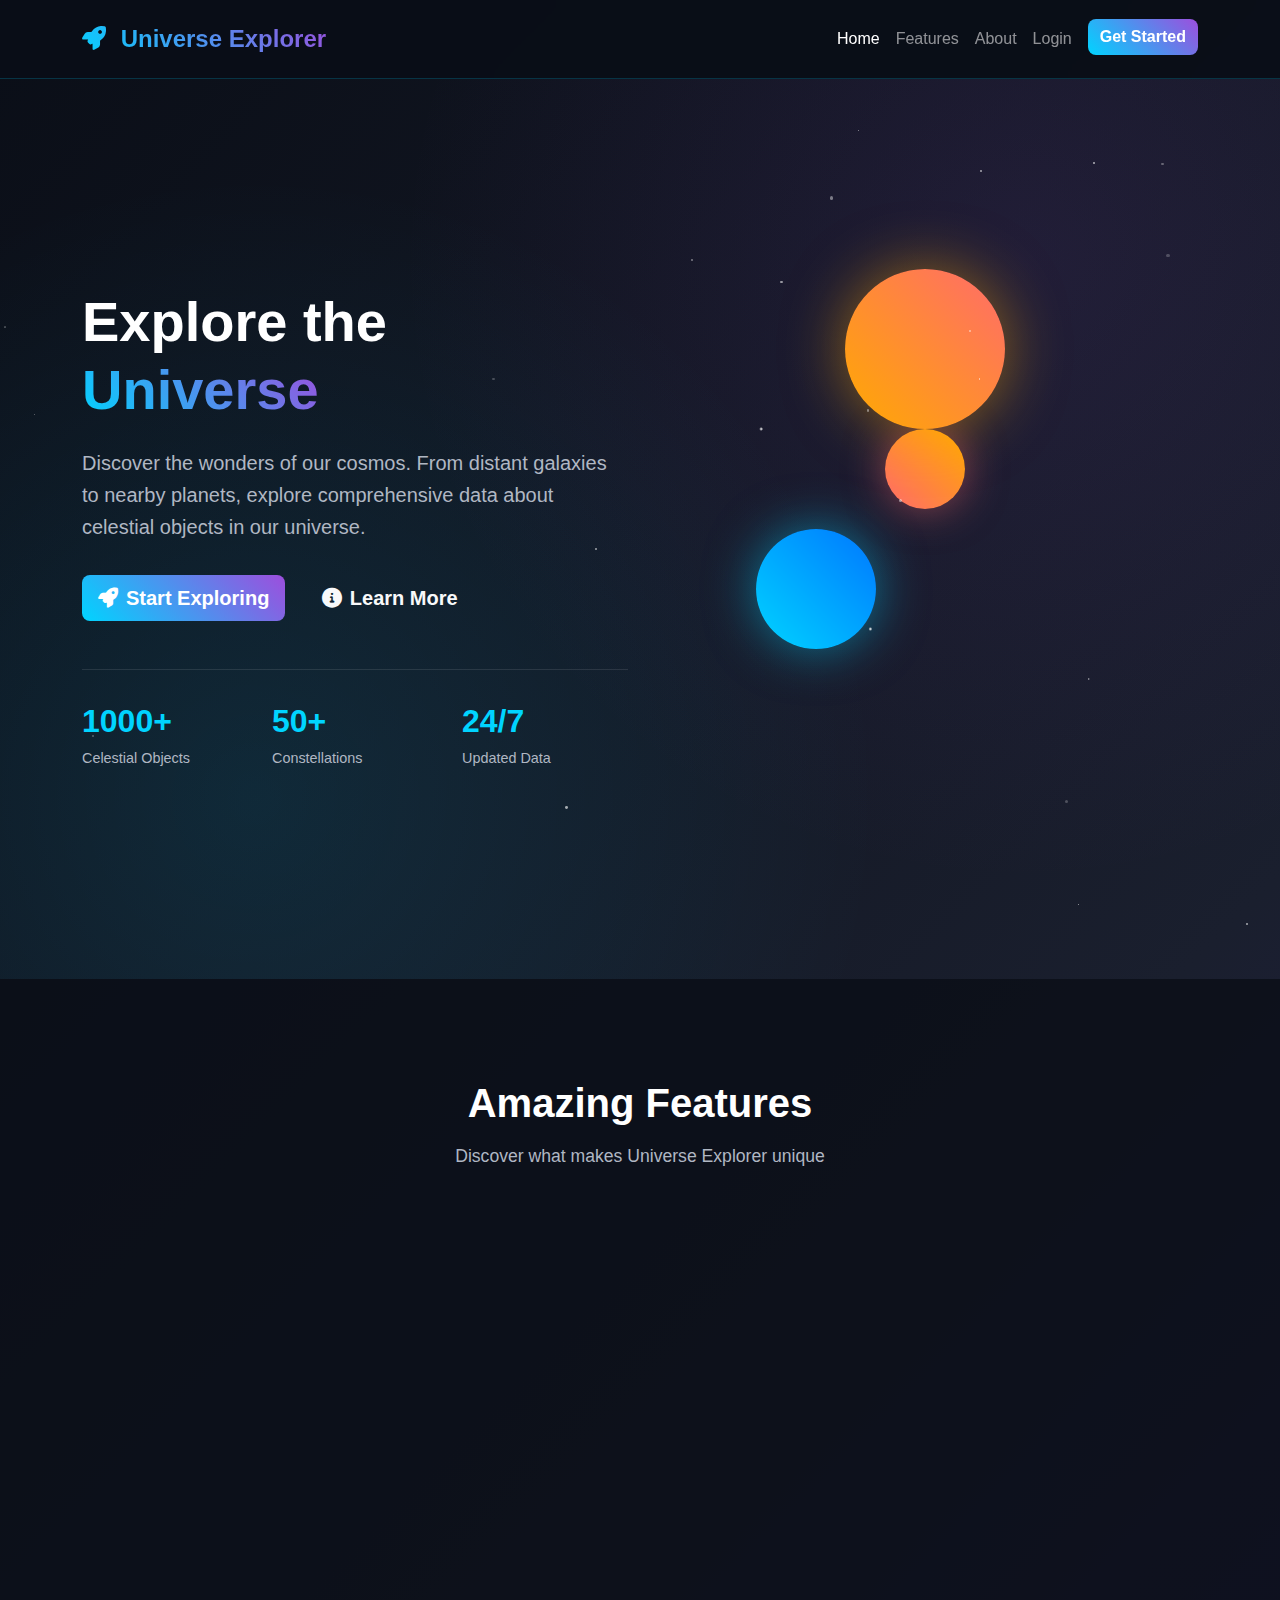
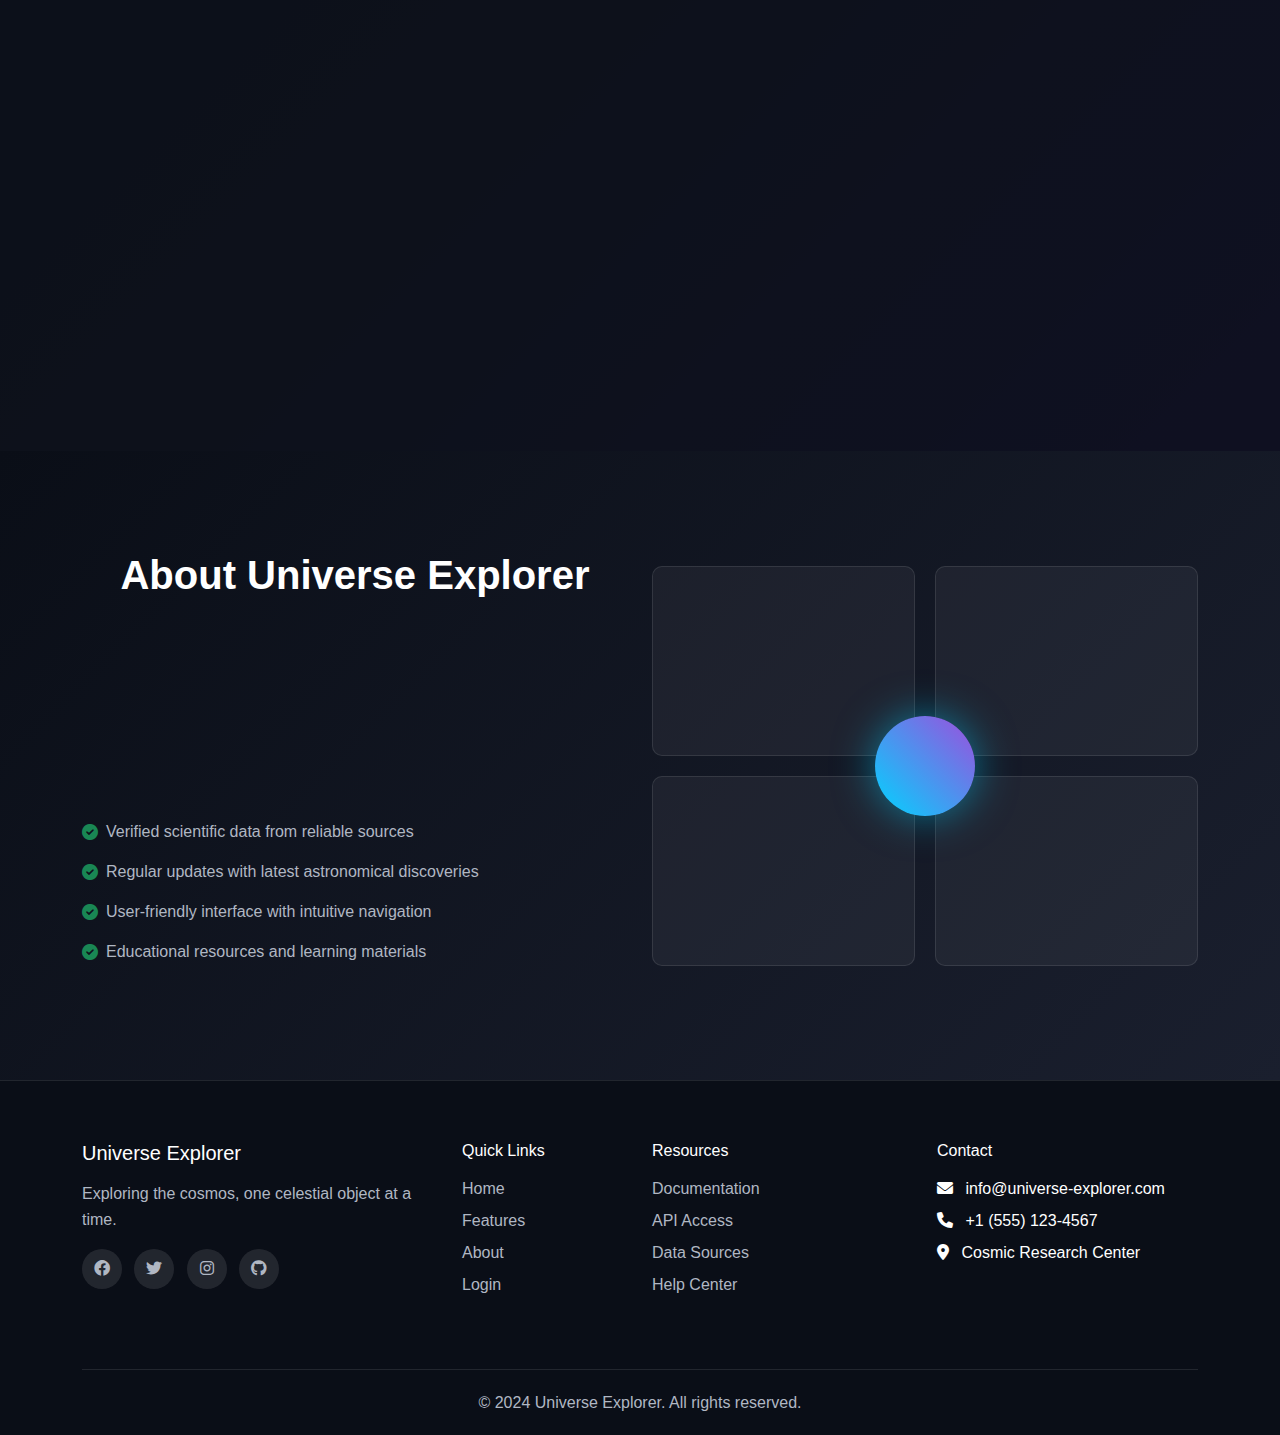
<file: test_universe/index.html>
<!DOCTYPE html>
<html lang="id">
  <head>
    <meta charset="UTF-8" />
    <meta name="viewport" content="width=device-width, initial-scale=1.0" />
    <title>Universe Explorer - Discover the Cosmos</title>
    <link
      href="https://cdn.jsdelivr.net/npm/bootstrap@5.1.3/dist/css/bootstrap.min.css"
      rel="stylesheet"
    />
    <link
      href="https://cdnjs.cloudflare.com/ajax/libs/font-awesome/6.0.0/css/all.min.css"
      rel="stylesheet"
    />
    <link
      href="https://cdnjs.cloudflare.com/ajax/libs/animate.css/4.1.1/animate.min.css"
      rel="stylesheet"
    />
    <link href="assets/css/style.css" rel="stylesheet" />
  </head>
  <body class="homepage">
    <!-- Navigation -->
    <nav class="navbar navbar-expand-lg navbar-dark cosmic-nav">
      <div class="container">
        <a class="navbar-brand" href="index.html">
          <i class="fas fa-rocket me-2"></i>
          <strong>Universe Explorer</strong>
        </a>
        <button
          class="navbar-toggler"
          type="button"
          data-bs-toggle="collapse"
          data-bs-target="#navbarNav"
        >
          <span class="navbar-toggler-icon"></span>
        </button>
        <div class="collapse navbar-collapse" id="navbarNav">
          <ul class="navbar-nav ms-auto">
            <li class="nav-item">
              <a class="nav-link active" href="index.html">Home</a>
            </li>
            <li class="nav-item">
              <a class="nav-link" href="#features">Features</a>
            </li>
            <li class="nav-item">
              <a class="nav-link" href="#about">About</a>
            </li>
            <li class="nav-item">
              <a class="nav-link" href="login.html">Login</a>
            </li>
            <li class="nav-item">
              <a class="btn btn-primary ms-2" href="register.html"
                >Get Started</a
              >
            </li>
          </ul>
        </div>
      </div>
    </nav>

    <!-- Hero Section -->
    <section class="hero-section">
      <div class="container">
        <div class="row align-items-center min-vh-100">
          <div class="col-lg-6">
            <div class="hero-content animate__animated animate__fadeInLeft">
              <h1 class="hero-title">
                Explore the
                <span class="text-gradient">Universe</span>
              </h1>
              <p class="hero-subtitle">
                Discover the wonders of our cosmos. From distant galaxies to
                nearby planets, explore comprehensive data about celestial
                objects in our universe.
              </p>
              <div class="hero-buttons">
                <a href="register.html" class="btn btn-primary btn-lg me-3">
                  <i class="fas fa-rocket me-2"></i>Start Exploring
                </a>
                <a href="#features" class="btn btn-outline-light btn-lg">
                  <i class="fas fa-info-circle me-2"></i>Learn More
                </a>
              </div>
              <div class="hero-stats mt-5">
                <div class="row">
                  <div class="col-4">
                    <div class="stat">
                      <h3>1000+</h3>
                      <p>Celestial Objects</p>
                    </div>
                  </div>
                  <div class="col-4">
                    <div class="stat">
                      <h3>50+</h3>
                      <p>Constellations</p>
                    </div>
                  </div>
                  <div class="col-4">
                    <div class="stat">
                      <h3>24/7</h3>
                      <p>Updated Data</p>
                    </div>
                  </div>
                </div>
              </div>
            </div>
          </div>
          <div class="col-lg-6">
            <div class="hero-visual animate__animated animate__fadeInRight">
              <div class="cosmic-animation">
                <div class="planet earth"></div>
                <div class="planet mars"></div>
                <div class="planet jupiter"></div>
                <div class="stars"></div>
              </div>
            </div>
          </div>
        </div>
      </div>
    </section>

    <!-- Features Section -->
    <section id="features" class="features-section">
      <div class="container">
        <div class="row">
          <div class="col-12 text-center mb-5">
            <h2 class="section-title">Amazing Features</h2>
            <p class="section-subtitle">
              Discover what makes Universe Explorer unique
            </p>
          </div>
        </div>
        <div class="row">
          <div class="col-lg-4 col-md-6 mb-4">
            <div class="feature-card">
              <div class="feature-icon">
                <i class="fas fa-database"></i>
              </div>
              <h4>Comprehensive Database</h4>
              <p>
                Access detailed information about planets, stars, galaxies, and
                other celestial objects with verified scientific data.
              </p>
            </div>
          </div>
          <div class="col-lg-4 col-md-6 mb-4">
            <div class="feature-card">
              <div class="feature-icon">
                <i class="fas fa-chart-line"></i>
              </div>
              <h4>Real-time Analytics</h4>
              <p>
                Track and analyze cosmic data with interactive charts and
                real-time statistics about our universe.
              </p>
            </div>
          </div>
          <div class="col-lg-4 col-md-6 mb-4">
            <div class="feature-card">
              <div class="feature-icon">
                <i class="fas fa-users"></i>
              </div>
              <h4>Multi-user System</h4>
              <p>
                Different access levels for admins and users with customized
                permissions and capabilities.
              </p>
            </div>
          </div>
          <div class="col-lg-4 col-md-6 mb-4">
            <div class="feature-card">
              <div class="feature-icon">
                <i class="fas fa-mobile-alt"></i>
              </div>
              <h4>Responsive Design</h4>
              <p>
                Access the platform from any device - desktop, tablet, or mobile
                with optimized experience.
              </p>
            </div>
          </div>
          <div class="col-lg-4 col-md-6 mb-4">
            <div class="feature-card">
              <div class="feature-icon">
                <i class="fas fa-search"></i>
              </div>
              <h4>Advanced Search</h4>
              <p>
                Find specific celestial objects using powerful search filters
                and intelligent categorization.
              </p>
            </div>
          </div>
          <div class="col-lg-4 col-md-6 mb-4">
            <div class="feature-card">
              <div class="feature-icon">
                <i class="fas fa-shield-alt"></i>
              </div>
              <h4>Secure Platform</h4>
              <p>
                Your data is protected with modern security protocols and
                encrypted communications.
              </p>
            </div>
          </div>
        </div>
      </div>
    </section>

    <!-- About Section -->
    <section id="about" class="about-section">
      <div class="container">
        <div class="row align-items-center">
          <div class="col-lg-6">
            <h2 class="section-title">About Universe Explorer</h2>
            <p class="about-text">
              Universe Explorer is a comprehensive platform designed for
              astronomy enthusiasts, students, and researchers to explore and
              learn about our incredible universe.
            </p>
            <p class="about-text">
              Our mission is to make cosmic data accessible and understandable
              to everyone, from casual stargazers to professional astronomers.
            </p>
            <div class="about-features">
              <div class="feature-item">
                <i class="fas fa-check-circle text-success me-2"></i>
                <span>Verified scientific data from reliable sources</span>
              </div>
              <div class="feature-item">
                <i class="fas fa-check-circle text-success me-2"></i>
                <span
                  >Regular updates with latest astronomical discoveries</span
                >
              </div>
              <div class="feature-item">
                <i class="fas fa-check-circle text-success me-2"></i>
                <span>User-friendly interface with intuitive navigation</span>
              </div>
              <div class="feature-item">
                <i class="fas fa-check-circle text-success me-2"></i>
                <span>Educational resources and learning materials</span>
              </div>
            </div>
          </div>
          <div class="col-lg-6">
            <div class="about-visual">
              <div class="cosmic-grid">
                <div class="grid-item"></div>
                <div class="grid-item"></div>
                <div class="grid-item"></div>
                <div class="grid-item"></div>
                <div class="central-object">
                  <i class="fas fa-universe"></i>
                </div>
              </div>
            </div>
          </div>
        </div>
      </div>
    </section>

    <!-- Footer -->
    <footer class="cosmic-footer">
      <div class="container">
        <div class="row">
          <div class="col-lg-4 mb-4">
            <h5>Universe Explorer</h5>
            <p>Exploring the cosmos, one celestial object at a time.</p>
            <div class="social-links">
              <a href="#"><i class="fab fa-facebook"></i></a>
              <a href="#"><i class="fab fa-twitter"></i></a>
              <a href="#"><i class="fab fa-instagram"></i></a>
              <a href="#"><i class="fab fa-github"></i></a>
            </div>
          </div>
          <div class="col-lg-2 col-md-6 mb-4">
            <h6>Quick Links</h6>
            <ul class="footer-links">
              <li><a href="index.html">Home</a></li>
              <li><a href="#features">Features</a></li>
              <li><a href="#about">About</a></li>
              <li><a href="login.html">Login</a></li>
            </ul>
          </div>
          <div class="col-lg-3 col-md-6 mb-4">
            <h6>Resources</h6>
            <ul class="footer-links">
              <li><a href="#">Documentation</a></li>
              <li><a href="#">API Access</a></li>
              <li><a href="#">Data Sources</a></li>
              <li><a href="#">Help Center</a></li>
            </ul>
          </div>
          <div class="col-lg-3 col-md-6 mb-4">
            <h6>Contact</h6>
            <ul class="footer-links">
              <li>
                <i class="fas fa-envelope me-2"></i> info@universe-explorer.com
              </li>
              <li><i class="fas fa-phone me-2"></i> +1 (555) 123-4567</li>
              <li>
                <i class="fas fa-map-marker-alt me-2"></i> Cosmic Research
                Center
              </li>
            </ul>
          </div>
        </div>
        <div class="footer-bottom">
          <div class="row">
            <div class="col-12">
              <p class="text-center mb-0">
                &copy; 2024 Universe Explorer. All rights reserved.
              </p>
            </div>
          </div>
        </div>
      </div>
    </footer>

    <script src="https://cdn.jsdelivr.net/npm/bootstrap@5.1.3/dist/js/bootstrap.bundle.min.js"></script>
    <script src="assets/js/home.js"></script>
  </body>
</html>
</file>
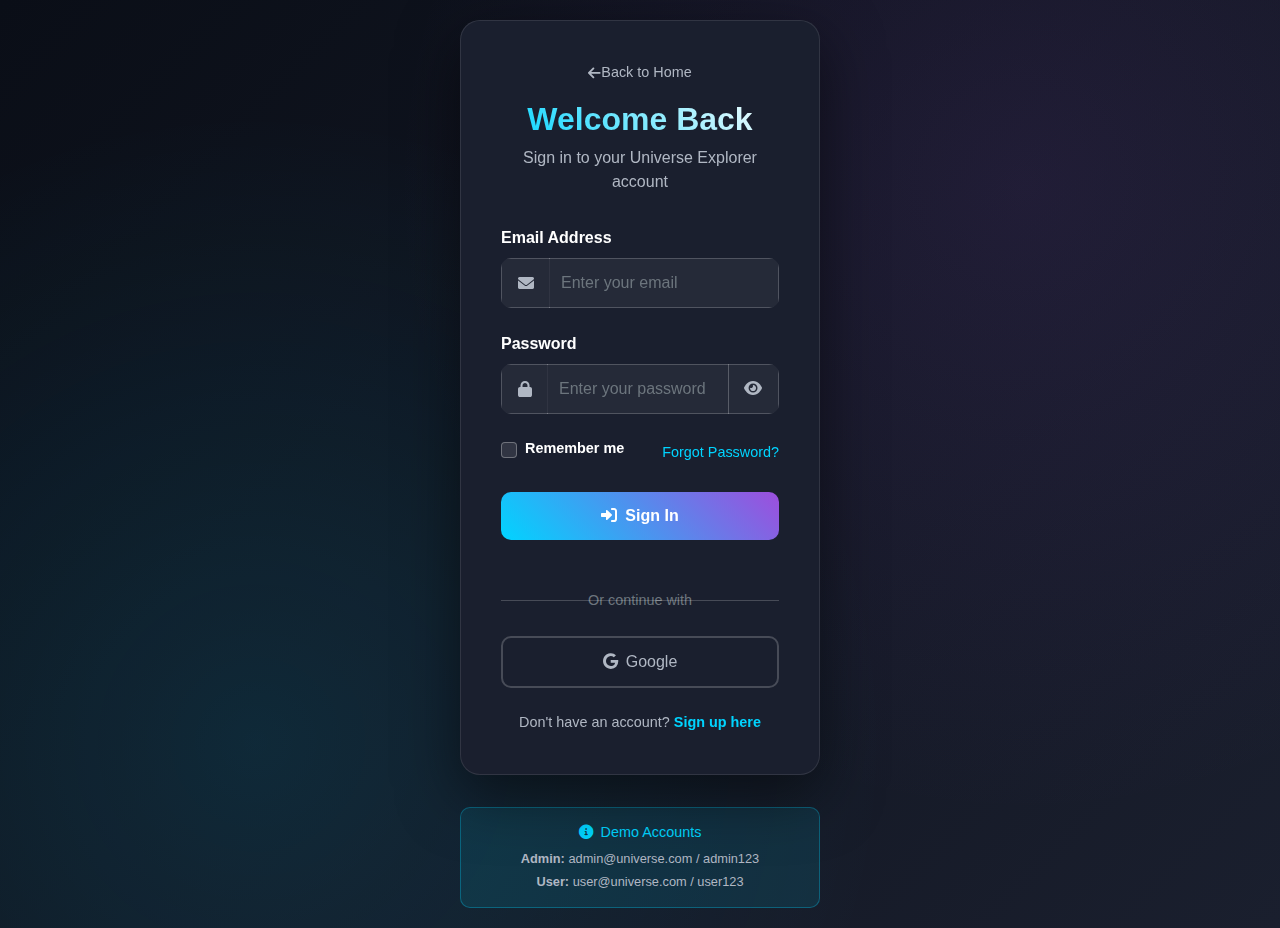
<file: test_universe/login.html>
<!DOCTYPE html>
<html lang="id">
  <head>
    <meta charset="UTF-8" />
    <meta name="viewport" content="width=device-width, initial-scale=1.0" />
    <title>Login - Universe Explorer</title>
    <link
      href="https://cdn.jsdelivr.net/npm/bootstrap@5.1.3/dist/css/bootstrap.min.css"
      rel="stylesheet"
    />
    <link
      href="https://cdnjs.cloudflare.com/ajax/libs/font-awesome/6.0.0/css/all.min.css"
      rel="stylesheet"
    />
    <link href="assets/css/auth.css" rel="stylesheet" />
  </head>
  <body class="auth-page">
    <div class="auth-container">
      <div class="auth-card">
        <div class="auth-header">
          <a href="index.html" class="back-home">
            <i class="fas fa-arrow-left"></i> Back to Home
          </a>
          <h2>Welcome Back</h2>
          <p>Sign in to your Universe Explorer account</p>
        </div>

        <form id="loginForm" class="auth-form">
          <div class="form-group">
            <label for="email">Email Address</label>
            <div class="input-group">
              <span class="input-group-text"
                ><i class="fas fa-envelope"></i
              ></span>
              <input
                type="email"
                class="form-control"
                id="email"
                name="email"
                required
                placeholder="Enter your email"
              />
            </div>
          </div>

          <div class="form-group">
            <label for="password">Password</label>
            <div class="input-group">
              <span class="input-group-text"><i class="fas fa-lock"></i></span>
              <input
                type="password"
                class="form-control"
                id="password"
                name="password"
                required
                placeholder="Enter your password"
              />
              <button
                type="button"
                class="btn btn-outline-secondary toggle-password"
                data-target="password"
              >
                <i class="fas fa-eye"></i>
              </button>
            </div>
          </div>

          <div class="form-options">
            <div class="form-check">
              <input class="form-check-input" type="checkbox" id="rememberMe" />
              <label class="form-check-label" for="rememberMe"
                >Remember me</label
              >
            </div>
            <a href="forgot-password.html" class="forgot-password"
              >Forgot Password?</a
            >
          </div>

          <button type="submit" class="btn btn-primary w-100 auth-btn">
            <i class="fas fa-sign-in-alt me-2"></i>Sign In
          </button>

          <div class="auth-divider">
            <span>Or continue with</span>
          </div>

          <div class="social-auth">
            <button
              type="button"
              class="btn btn-outline-secondary w-100 social-btn"
            >
              <i class="fab fa-google me-2"></i>Google
            </button>
          </div>

          <div class="auth-footer">
            <p>
              Don't have an account? <a href="register.html">Sign up here</a>
            </p>
          </div>
        </form>
      </div>

      <!-- Demo Accounts Info -->
      <div class="demo-accounts">
        <div class="demo-card">
          <h6><i class="fas fa-info-circle me-2"></i>Demo Accounts</h6>
          <div class="demo-account">
            <strong>Admin:</strong> admin@universe.com / admin123
          </div>
          <div class="demo-account">
            <strong>User:</strong> user@universe.com / user123
          </div>
        </div>
      </div>
    </div>

    <script src="https://cdn.jsdelivr.net/npm/bootstrap@5.1.3/dist/js/bootstrap.bundle.min.js"></script>
    <script src="assets/js/auth.js"></script>
  </body>
</html>
</file>
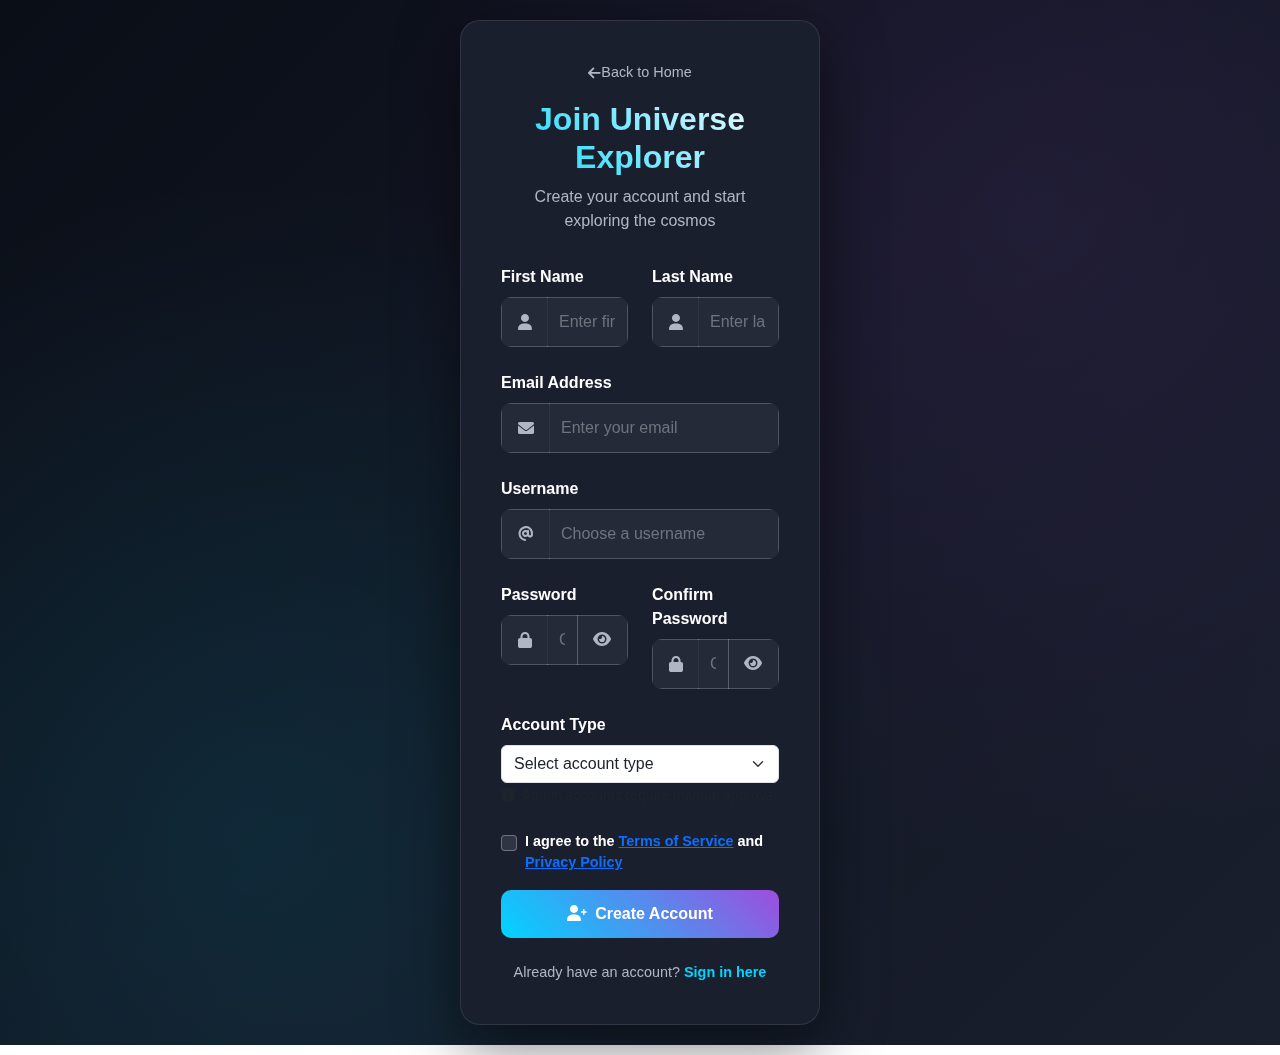
<file: test_universe/register.html>
<!DOCTYPE html>
<html lang="id">
  <head>
    <meta charset="UTF-8" />
    <meta name="viewport" content="width=device-width, initial-scale=1.0" />
    <title>Register - Universe Explorer</title>
    <link
      href="https://cdn.jsdelivr.net/npm/bootstrap@5.1.3/dist/css/bootstrap.min.css"
      rel="stylesheet"
    />
    <link
      href="https://cdnjs.cloudflare.com/ajax/libs/font-awesome/6.0.0/css/all.min.css"
      rel="stylesheet"
    />
    <link href="assets/css/auth.css" rel="stylesheet" />
  </head>
  <body class="auth-page">
    <div class="auth-container">
      <div class="auth-card">
        <div class="auth-header">
          <a href="index.html" class="back-home">
            <i class="fas fa-arrow-left"></i> Back to Home
          </a>
          <h2>Join Universe Explorer</h2>
          <p>Create your account and start exploring the cosmos</p>
        </div>

        <form id="registerForm" class="auth-form">
          <div class="row">
            <div class="col-md-6">
              <div class="form-group">
                <label for="firstName">First Name</label>
                <div class="input-group">
                  <span class="input-group-text"
                    ><i class="fas fa-user"></i
                  ></span>
                  <input
                    type="text"
                    class="form-control"
                    id="firstName"
                    name="firstName"
                    required
                    placeholder="Enter first name"
                  />
                </div>
              </div>
            </div>
            <div class="col-md-6">
              <div class="form-group">
                <label for="lastName">Last Name</label>
                <div class="input-group">
                  <span class="input-group-text"
                    ><i class="fas fa-user"></i
                  ></span>
                  <input
                    type="text"
                    class="form-control"
                    id="lastName"
                    name="lastName"
                    required
                    placeholder="Enter last name"
                  />
                </div>
              </div>
            </div>
          </div>

          <div class="form-group">
            <label for="email">Email Address</label>
            <div class="input-group">
              <span class="input-group-text"
                ><i class="fas fa-envelope"></i
              ></span>
              <input
                type="email"
                class="form-control"
                id="email"
                name="email"
                required
                placeholder="Enter your email"
              />
            </div>
          </div>

          <div class="form-group">
            <label for="username">Username</label>
            <div class="input-group">
              <span class="input-group-text"><i class="fas fa-at"></i></span>
              <input
                type="text"
                class="form-control"
                id="username"
                name="username"
                required
                placeholder="Choose a username"
              />
            </div>
          </div>

          <div class="row">
            <div class="col-md-6">
              <div class="form-group">
                <label for="password">Password</label>
                <div class="input-group">
                  <span class="input-group-text"
                    ><i class="fas fa-lock"></i
                  ></span>
                  <input
                    type="password"
                    class="form-control"
                    id="password"
                    name="password"
                    required
                    placeholder="Create password"
                  />
                  <button
                    type="button"
                    class="btn btn-outline-secondary toggle-password"
                    data-target="password"
                  >
                    <i class="fas fa-eye"></i>
                  </button>
                </div>
              </div>
            </div>
            <div class="col-md-6">
              <div class="form-group">
                <label for="confirmPassword">Confirm Password</label>
                <div class="input-group">
                  <span class="input-group-text"
                    ><i class="fas fa-lock"></i
                  ></span>
                  <input
                    type="password"
                    class="form-control"
                    id="confirmPassword"
                    name="confirmPassword"
                    required
                    placeholder="Confirm password"
                  />
                  <button
                    type="button"
                    class="btn btn-outline-secondary toggle-password"
                    data-target="confirmPassword"
                  >
                    <i class="fas fa-eye"></i>
                  </button>
                </div>
              </div>
            </div>
          </div>

          <div class="form-group">
            <label for="userType">Account Type</label>
            <select class="form-select" id="userType" name="userType" required>
              <option value="">Select account type</option>
              <option value="user">Regular User</option>
              <option value="researcher">Researcher</option>
              <option value="student">Student</option>
            </select>
            <small class="form-text text-muted">
              <i class="fas fa-info-circle me-1"></i>
              Admin accounts require manual approval
            </small>
          </div>

          <div class="form-check mb-3">
            <input
              class="form-check-input"
              type="checkbox"
              id="terms"
              required
            />
            <label class="form-check-label" for="terms">
              I agree to the
              <a href="#" data-bs-toggle="modal" data-bs-target="#termsModal"
                >Terms of Service</a
              >
              and
              <a href="#" data-bs-toggle="modal" data-bs-target="#privacyModal"
                >Privacy Policy</a
              >
            </label>
          </div>

          <button type="submit" class="btn btn-primary w-100 auth-btn">
            <i class="fas fa-user-plus me-2"></i>Create Account
          </button>

          <div class="auth-footer">
            <p>
              Already have an account? <a href="login.html">Sign in here</a>
            </p>
          </div>
        </form>
      </div>
    </div>

    <!-- Terms Modal -->
    <div class="modal fade" id="termsModal" tabindex="-1">
      <div class="modal-dialog modal-lg">
        <div class="modal-content">
          <div class="modal-header">
            <h5 class="modal-title">Terms of Service</h5>
            <button
              type="button"
              class="btn-close"
              data-bs-dismiss="modal"
            ></button>
          </div>
          <div class="modal-body">
            <p>Terms of service content goes here...</p>
          </div>
        </div>
      </div>
    </div>

    <!-- Privacy Modal -->
    <div class="modal fade" id="privacyModal" tabindex="-1">
      <div class="modal-dialog modal-lg">
        <div class="modal-content">
          <div class="modal-header">
            <h5 class="modal-title">Privacy Policy</h5>
            <button
              type="button"
              class="btn-close"
              data-bs-dismiss="modal"
            ></button>
          </div>
          <div class="modal-body">
            <p>Privacy policy content goes here...</p>
          </div>
        </div>
      </div>
    </div>

    <script src="https://cdn.jsdelivr.net/npm/bootstrap@5.1.3/dist/js/bootstrap.bundle.min.js"></script>
    <script src="assets/js/auth.js"></script>
  </body>
</html>
</file>
<file: test_universe/assets/css/style.css>
:root {
  --primary-bg: #0a0e17;
  --secondary-bg: #1a1f2e;
  --accent-color: #00d4ff;
  --accent-hover: #00b8e6;
  --text-primary: #ffffff;
  --text-secondary: #b0b7c3;
  --text-muted: #6c757d;
  --success-color: #00ff88;
  --warning-color: #ffaa00;
  --danger-color: #ff4757;
  --planet-color: #00ff88;
  --star-color: #ffaa00;
  --moon-color: #b0b7c3;
  --galaxy-color: #9d4edd;
  --nebula-color: #ff6b6b;
  --blackhole-color: #560bad;
}

/* Base Styles */
body.dark-theme {
  background: linear-gradient(135deg, var(--primary-bg) 0%, #1a1f2e 100%);
  color: var(--text-primary);
  min-height: 100vh;
  font-family: "Segoe UI", Tahoma, Geneva, Verdana, sans-serif;
}

/* Navigation */
.cosmic-nav {
  background: rgba(10, 14, 23, 0.95) !important;
  backdrop-filter: blur(10px);
  border-bottom: 1px solid rgba(0, 212, 255, 0.2);
  padding: 1rem 0;
}

.navbar-brand {
  font-size: 1.5rem;
  background: linear-gradient(45deg, var(--accent-color), var(--galaxy-color));
  -webkit-background-clip: text;
  -webkit-text-fill-color: transparent;
  font-weight: bold;
}

/* Cards */
.cosmic-card {
  background: var(--secondary-bg);
  border: 1px solid rgba(255, 255, 255, 0.1);
  border-radius: 15px;
  padding: 1.5rem;
  margin-bottom: 1rem;
  backdrop-filter: blur(10px);
  transition: all 0.3s ease;
  box-shadow: 0 8px 32px rgba(0, 0, 0, 0.3);
}

.cosmic-card:hover {
  transform: translateY(-5px);
  border-color: var(--accent-color);
  box-shadow: 0 12px 40px rgba(0, 212, 255, 0.2);
}

/* Stat Cards */
.stat-card {
  display: flex;
  align-items: center;
  padding: 1.5rem;
  position: relative;
  overflow: hidden;
}

.stat-card::before {
  content: "";
  position: absolute;
  top: 0;
  left: 0;
  right: 0;
  height: 3px;
  background: linear-gradient(90deg, var(--accent-color), transparent);
}

.planet-card::before {
  background: linear-gradient(90deg, var(--planet-color), transparent);
}
.star-card::before {
  background: linear-gradient(90deg, var(--star-color), transparent);
}
.galaxy-card::before {
  background: linear-gradient(90deg, var(--galaxy-color), transparent);
}
.total-card::before {
  background: linear-gradient(90deg, var(--accent-color), transparent);
}

.stat-icon {
  font-size: 2.5rem;
  margin-right: 1rem;
  opacity: 0.8;
}

.planet-card .stat-icon {
  color: var(--planet-color);
}
.star-card .stat-icon {
  color: var(--star-color);
}
.galaxy-card .stat-icon {
  color: var(--galaxy-color);
}
.total-card .stat-icon {
  color: var(--accent-color);
}

.stat-content h3 {
  font-size: 2rem;
  font-weight: bold;
  margin: 0;
  background: linear-gradient(45deg, var(--text-primary), var(--accent-color));
  -webkit-background-clip: text;
  -webkit-text-fill-color: transparent;
}

.stat-content p {
  margin: 0;
  color: var(--text-secondary);
  font-size: 0.9rem;
}

/* Object Cards */
.object-card {
  background: var(--secondary-bg);
  border: 1px solid rgba(255, 255, 255, 0.1);
  border-radius: 15px;
  overflow: hidden;
  transition: all 0.3s ease;
  margin-bottom: 1.5rem;
  box-shadow: 0 4px 20px rgba(0, 0, 0, 0.2);
}

.object-card:hover {
  transform: translateY(-8px);
  border-color: var(--accent-color);
  box-shadow: 0 8px 30px rgba(0, 212, 255, 0.3);
}

.object-header {
  padding: 1.5rem 1.5rem 1rem;
  border-bottom: 1px solid rgba(255, 255, 255, 0.1);
}

.object-type {
  display: inline-block;
  padding: 0.3rem 0.8rem;
  border-radius: 20px;
  font-size: 0.8rem;
  font-weight: 600;
  text-transform: uppercase;
}

.type-planet {
  background: rgba(0, 255, 136, 0.2);
  color: var(--planet-color);
  border: 1px solid var(--planet-color);
}
.type-star {
  background: rgba(255, 170, 0, 0.2);
  color: var(--star-color);
  border: 1px solid var(--star-color);
}
.type-moon {
  background: rgba(176, 183, 195, 0.2);
  color: var(--moon-color);
  border: 1px solid var(--moon-color);
}
.type-galaxy {
  background: rgba(157, 78, 221, 0.2);
  color: var(--galaxy-color);
  border: 1px solid var(--galaxy-color);
}
.type-nebula {
  background: rgba(255, 107, 107, 0.2);
  color: var(--nebula-color);
  border: 1px solid var(--nebula-color);
}
.type-blackhole {
  background: rgba(86, 11, 173, 0.2);
  color: var(--blackhole-color);
  border: 1px solid var(--blackhole-color);
}

.object-body {
  padding: 1.5rem;
}

.object-stats {
  display: grid;
  grid-template-columns: 1fr 1fr;
  gap: 1rem;
  margin-bottom: 1rem;
}

.stat-item {
  text-align: center;
}

.stat-value {
  font-size: 1.1rem;
  font-weight: bold;
  color: var(--accent-color);
  display: block;
}

.stat-label {
  font-size: 0.8rem;
  color: var(--text-secondary);
  display: block;
}

.object-facts {
  max-height: 120px;
  overflow-y: auto;
  margin-top: 1rem;
}

.fact-item {
  background: rgba(255, 255, 255, 0.05);
  border-left: 3px solid var(--accent-color);
  padding: 0.8rem;
  margin-bottom: 0.5rem;
  border-radius: 0 8px 8px 0;
}

.fact-text {
  font-size: 0.9rem;
  margin-bottom: 0.3rem;
}

.fact-meta {
  font-size: 0.7rem;
  color: var(--text-muted);
}

.object-actions {
  padding: 1rem 1.5rem;
  background: rgba(0, 0, 0, 0.3);
  border-top: 1px solid rgba(255, 255, 255, 0.1);
  display: flex;
  gap: 0.5rem;
}

/* Sidebar */
.cosmic-sidebar {
  background: var(--secondary-bg);
  border-radius: 15px;
  padding: 1.5rem;
  border: 1px solid rgba(255, 255, 255, 0.1);
}

.sidebar-header {
  margin-bottom: 1.5rem;
}

.sidebar-header h5 {
  color: var(--text-primary);
  font-weight: 600;
}

/* Form Elements */
.cosmic-input,
.cosmic-select {
  background: rgba(255, 255, 255, 0.05);
  border: 1px solid rgba(255, 255, 255, 0.2);
  color: var(--text-primary);
  border-radius: 8px;
}

.cosmic-input:focus,
.cosmic-select:focus {
  background: rgba(255, 255, 255, 0.1);
  border-color: var(--accent-color);
  color: var(--text-primary);
  box-shadow: 0 0 0 0.2rem rgba(0, 212, 255, 0.25);
}

.cosmic-input::placeholder {
  color: var(--text-muted);
}

/* Buttons */
.btn {
  border-radius: 8px;
  font-weight: 600;
  transition: all 0.3s ease;
  border: none;
}

.btn-primary {
  background: linear-gradient(45deg, var(--accent-color), var(--galaxy-color));
  border: none;
}

.btn-primary:hover {
  background: linear-gradient(45deg, var(--accent-hover), #8a2be2);
  transform: translateY(-2px);
  box-shadow: 0 5px 15px rgba(0, 212, 255, 0.4);
}

.btn-outline-info {
  border: 2px solid var(--accent-color);
  color: var(--accent-color);
}

.btn-outline-info:hover {
  background: var(--accent-color);
  color: var(--primary-bg);
  transform: translateY(-2px);
}

.btn-outline-warning {
  border: 2px solid var(--warning-color);
  color: var(--warning-color);
}

.btn-outline-warning:hover {
  background: var(--warning-color);
  color: var(--primary-bg);
}

.btn-action {
  padding: 0.5rem 1rem;
  border-radius: 6px;
  font-size: 0.8rem;
  flex: 1;
  transition: all 0.3s ease;
}

.btn-view {
  background: rgba(0, 212, 255, 0.2);
  color: var(--accent-color);
  border: 1px solid var(--accent-color);
}

.btn-view:hover {
  background: var(--accent-color);
  color: var(--primary-bg);
}

.btn-delete {
  background: rgba(255, 71, 87, 0.2);
  color: var(--danger-color);
  border: 1px solid var(--danger-color);
}

.btn-delete:hover {
  background: var(--danger-color);
  color: white;
}

/* Loading Animation */
.cosmic-loading {
  text-align: center;
}

.planet-loader {
  display: inline-block;
  position: relative;
  width: 80px;
  height: 80px;
}

.orbit {
  position: absolute;
  top: 0;
  left: 0;
  width: 100%;
  height: 100%;
  border: 2px solid rgba(0, 212, 255, 0.3);
  border-radius: 50%;
  animation: orbit 3s linear infinite;
}

.planet {
  position: absolute;
  top: -10px;
  left: 50%;
  width: 20px;
  height: 20px;
  background: var(--accent-color);
  border-radius: 50%;
  transform: translateX(-50%);
  animation: planet 3s linear infinite;
}

@keyframes orbit {
  0% {
    transform: rotate(0deg);
  }
  100% {
    transform: rotate(360deg);
  }
}

@keyframes planet {
  0% {
    transform: translateX(-50%) rotate(0deg) translateY(40px) rotate(0deg);
  }
  100% {
    transform: translateX(-50%) rotate(360deg) translateY(40px) rotate(-360deg);
  }
}

/* Modals */
.cosmic-modal {
  background: var(--secondary-bg);
  border: 1px solid rgba(255, 255, 255, 0.1);
  border-radius: 15px;
  color: var(--text-primary);
}

.cosmic-modal .modal-header {
  border-bottom: 1px solid rgba(255, 255, 255, 0.1);
}

.cosmic-modal .modal-footer {
  border-top: 1px solid rgba(255, 255, 255, 0.1);
}

.btn-close-white {
  filter: invert(1) grayscale(100%) brightness(200%);
}

/* Alerts */
.cosmic-alert {
  background: rgba(220, 53, 69, 0.1);
  border: 1px solid var(--danger-color);
  border-radius: 10px;
  color: var(--danger-color);
}

/* Scrollbar */
::-webkit-scrollbar {
  width: 8px;
}

::-webkit-scrollbar-track {
  background: rgba(255, 255, 255, 0.1);
  border-radius: 10px;
}

::-webkit-scrollbar-thumb {
  background: var(--accent-color);
  border-radius: 10px;
}

::-webkit-scrollbar-thumb:hover {
  background: var(--accent-hover);
}

/* Responsive */
@media (max-width: 768px) {
  .cosmic-card {
    padding: 1rem;
  }

  .object-stats {
    grid-template-columns: 1fr;
  }

  .stat-card {
    padding: 1rem;
  }

  .stat-icon {
    font-size: 2rem;
  }

  .stat-content h3 {
    font-size: 1.5rem;
  }
}

/* Badge Colors */
.badge {
  font-size: 0.7rem;
  padding: 0.4rem 0.8rem;
}

.bg-high {
  background: var(--success-color);
  color: var(--primary-bg);
}
.bg-medium {
  background: var(--warning-color);
  color: var(--primary-bg);
}
.bg-low {
  background: var(--danger-color);
  color: white;
}

/* Action Bar */
.action-bar {
  background: linear-gradient(
    135deg,
    rgba(0, 212, 255, 0.1),
    rgba(157, 78, 221, 0.1)
  );
  border: 1px solid rgba(0, 212, 255, 0.3);
}

/* Tambahkan ini ke file style.css yang sudah ada */

/* Homepage Styles */
.homepage {
  background: linear-gradient(135deg, #0a0e17 0%, #1a1f2e 50%, #2d1b69 100%);
  color: var(--text-primary);
  font-family: "Segoe UI", Tahoma, Geneva, Verdana, sans-serif;
}

/* Hero Section */
.hero-section {
  min-height: 100vh;
  display: flex;
  align-items: center;
  position: relative;
  overflow: hidden;
}

.hero-section::before {
  content: "";
  position: absolute;
  top: 0;
  left: 0;
  right: 0;
  bottom: 0;
  background: radial-gradient(
      circle at 20% 80%,
      rgba(0, 212, 255, 0.1) 0%,
      transparent 50%
    ),
    radial-gradient(
      circle at 80% 20%,
      rgba(157, 78, 221, 0.1) 0%,
      transparent 50%
    );
  animation: float 6s ease-in-out infinite;
}

.hero-content {
  position: relative;
  z-index: 2;
}

.hero-title {
  font-size: 3.5rem;
  font-weight: 800;
  margin-bottom: 1.5rem;
  line-height: 1.2;
}

.text-gradient {
  background: linear-gradient(45deg, var(--accent-color), #9d4edd);
  -webkit-background-clip: text;
  -webkit-text-fill-color: transparent;
  background-clip: text;
}

.hero-subtitle {
  font-size: 1.25rem;
  color: var(--text-secondary);
  margin-bottom: 2rem;
  line-height: 1.6;
}

.hero-buttons {
  margin-bottom: 2rem;
}

.hero-stats {
  border-top: 1px solid rgba(255, 255, 255, 0.1);
  padding-top: 2rem;
}

.stat h3 {
  font-size: 2rem;
  font-weight: 700;
  color: var(--accent-color);
  margin-bottom: 0.5rem;
}

.stat p {
  color: var(--text-secondary);
  margin: 0;
  font-size: 0.9rem;
}

/* Cosmic Animation */
.hero-visual {
  position: relative;
  height: 500px;
}

.cosmic-animation {
  position: relative;
  width: 100%;
  height: 100%;
}

.planet {
  position: absolute;
  border-radius: 50%;
  animation: float 6s ease-in-out infinite;
}

.planet.earth {
  width: 120px;
  height: 120px;
  background: linear-gradient(45deg, #00d4ff, #0077ff);
  top: 50%;
  left: 30%;
  animation-delay: 0s;
  box-shadow: 0 0 50px rgba(0, 212, 255, 0.5);
}

.planet.mars {
  width: 80px;
  height: 80px;
  background: linear-gradient(45deg, #ff6b6b, #ffaa00);
  top: 30%;
  right: 20%;
  animation-delay: -2s;
  box-shadow: 0 0 40px rgba(255, 107, 107, 0.5);
}

.planet.jupiter {
  width: 160px;
  height: 160px;
  background: linear-gradient(45deg, #ffaa00, #ff6b6b);
  bottom: 20%;
  right: 30%;
  animation-delay: -4s;
  box-shadow: 0 0 60px rgba(255, 170, 0, 0.5);
}

.stars {
  position: absolute;
  top: 0;
  left: 0;
  right: 0;
  bottom: 0;
  background: radial-gradient(2px 2px at 20% 30%, #fff, transparent),
    radial-gradient(2px 2px at 40% 70%, #fff, transparent),
    radial-gradient(1px 1px at 60% 20%, #fff, transparent),
    radial-gradient(1px 1px at 80% 80%, #fff, transparent);
  animation: twinkle 4s ease-in-out infinite;
}

@keyframes twinkle {
  0%,
  100% {
    opacity: 0.5;
  }
  50% {
    opacity: 1;
  }
}

/* Features Section */
.features-section {
  padding: 100px 0;
  background: rgba(10, 14, 23, 0.8);
}

.section-title {
  font-size: 2.5rem;
  font-weight: 700;
  margin-bottom: 1rem;
  text-align: center;
}

.section-subtitle {
  font-size: 1.1rem;
  color: var(--text-secondary);
  text-align: center;
  margin-bottom: 3rem;
}

.feature-card {
  background: var(--secondary-bg);
  border: 1px solid rgba(255, 255, 255, 0.1);
  border-radius: 15px;
  padding: 2rem;
  height: 100%;
  transition: all 0.3s ease;
  text-align: center;
}

.feature-card:hover {
  transform: translateY(-10px);
  border-color: var(--accent-color);
  box-shadow: 0 15px 40px rgba(0, 212, 255, 0.2);
}

.feature-icon {
  width: 80px;
  height: 80px;
  background: linear-gradient(45deg, var(--accent-color), #9d4edd);
  border-radius: 50%;
  display: flex;
  align-items: center;
  justify-content: center;
  margin: 0 auto 1.5rem;
  font-size: 2rem;
  color: white;
}

.feature-card h4 {
  color: var(--text-primary);
  margin-bottom: 1rem;
  font-weight: 600;
}

.feature-card p {
  color: var(--text-secondary);
  line-height: 1.6;
  margin: 0;
}

/* About Section */
.about-section {
  padding: 100px 0;
  background: linear-gradient(135deg, var(--primary-bg) 0%, #1a1f2e 100%);
}

.about-text {
  font-size: 1.1rem;
  color: var(--text-secondary);
  line-height: 1.7;
  margin-bottom: 1.5rem;
}

.about-features {
  margin-top: 2rem;
}

.feature-item {
  display: flex;
  align-items: center;
  margin-bottom: 1rem;
  color: var(--text-secondary);
}

.about-visual {
  position: relative;
  height: 400px;
}

.cosmic-grid {
  position: relative;
  width: 100%;
  height: 100%;
  display: grid;
  grid-template-columns: repeat(2, 1fr);
  grid-template-rows: repeat(2, 1fr);
  gap: 20px;
}

.grid-item {
  background: rgba(255, 255, 255, 0.05);
  border: 1px solid rgba(255, 255, 255, 0.1);
  border-radius: 10px;
  animation: pulse 4s ease-in-out infinite;
}

.grid-item:nth-child(1) {
  animation-delay: 0s;
}
.grid-item:nth-child(2) {
  animation-delay: -1s;
}
.grid-item:nth-child(3) {
  animation-delay: -2s;
}
.grid-item:nth-child(4) {
  animation-delay: -3s;
}

.central-object {
  position: absolute;
  top: 50%;
  left: 50%;
  transform: translate(-50%, -50%);
  width: 100px;
  height: 100px;
  background: linear-gradient(45deg, var(--accent-color), #9d4edd);
  border-radius: 50%;
  display: flex;
  align-items: center;
  justify-content: center;
  font-size: 2rem;
  color: white;
  box-shadow: 0 0 40px rgba(0, 212, 255, 0.5);
}

@keyframes pulse {
  0%,
  100% {
    opacity: 0.5;
    transform: scale(1);
  }
  50% {
    opacity: 1;
    transform: scale(1.05);
  }
}

/* Footer */
.cosmic-footer {
  background: var(--primary-bg);
  border-top: 1px solid rgba(255, 255, 255, 0.1);
  padding: 60px 0 20px;
}

.cosmic-footer h5,
.cosmic-footer h6 {
  color: var(--text-primary);
  margin-bottom: 1rem;
}

.cosmic-footer p {
  color: var(--text-secondary);
  line-height: 1.6;
}

.footer-links {
  list-style: none;
  padding: 0;
  margin: 0;
}

.footer-links li {
  margin-bottom: 0.5rem;
}

.footer-links a {
  color: var(--text-secondary);
  text-decoration: none;
  transition: color 0.3s ease;
}

.footer-links a:hover {
  color: var(--accent-color);
}

.social-links {
  margin-top: 1rem;
}

.social-links a {
  display: inline-block;
  width: 40px;
  height: 40px;
  background: rgba(255, 255, 255, 0.1);
  border-radius: 50%;
  text-align: center;
  line-height: 40px;
  color: var(--text-secondary);
  margin-right: 0.5rem;
  transition: all 0.3s ease;
}

.social-links a:hover {
  background: var(--accent-color);
  color: white;
  transform: translateY(-3px);
}

.footer-bottom {
  border-top: 1px solid rgba(255, 255, 255, 0.1);
  padding-top: 20px;
  margin-top: 40px;
}

/* Responsive */
@media (max-width: 768px) {
  .hero-title {
    font-size: 2.5rem;
  }

  .hero-subtitle {
    font-size: 1.1rem;
  }

  .section-title {
    font-size: 2rem;
  }

  .hero-visual {
    height: 300px;
    margin-top: 2rem;
  }

  .planet.earth {
    width: 80px;
    height: 80px;
  }

  .planet.mars {
    width: 60px;
    height: 60px;
  }

  .planet.jupiter {
    width: 100px;
    height: 100px;
  }
}
</file>
<file: test_universe/assets/css/auth.css>
:root {
  --primary-bg: #0a0e17;
  --secondary-bg: #1a1f2e;
  --accent-color: #00d4ff;
  --accent-hover: #00b8e6;
  --text-primary: #ffffff;
  --text-secondary: #b0b7c3;
  --text-muted: #6c757d;
}

.auth-page {
  background: linear-gradient(135deg, var(--primary-bg) 0%, #1a1f2e 100%);
  min-height: 100vh;
  display: flex;
  align-items: center;
  justify-content: center;
  font-family: "Segoe UI", Tahoma, Geneva, Verdana, sans-serif;
  position: relative;
  overflow: hidden;
}

.auth-page::before {
  content: "";
  position: absolute;
  top: 0;
  left: 0;
  right: 0;
  bottom: 0;
  background: radial-gradient(
      circle at 20% 80%,
      rgba(0, 212, 255, 0.1) 0%,
      transparent 50%
    ),
    radial-gradient(
      circle at 80% 20%,
      rgba(157, 78, 221, 0.1) 0%,
      transparent 50%
    );
  animation: float 6s ease-in-out infinite;
}

@keyframes float {
  0%,
  100% {
    transform: translateY(0px);
  }
  50% {
    transform: translateY(-20px);
  }
}

.auth-container {
  position: relative;
  z-index: 2;
  width: 100%;
  max-width: 400px;
  padding: 20px;
}

.auth-card {
  background: var(--secondary-bg);
  border: 1px solid rgba(255, 255, 255, 0.1);
  border-radius: 20px;
  padding: 2.5rem;
  backdrop-filter: blur(10px);
  box-shadow: 0 20px 60px rgba(0, 0, 0, 0.5);
  animation: slideUp 0.6s ease-out;
}

@keyframes slideUp {
  from {
    opacity: 0;
    transform: translateY(30px);
  }
  to {
    opacity: 1;
    transform: translateY(0);
  }
}

.auth-header {
  text-align: center;
  margin-bottom: 2rem;
}

.back-home {
  color: var(--text-secondary);
  text-decoration: none;
  font-size: 0.9rem;
  display: inline-flex;
  align-items: center;
  margin-bottom: 1rem;
  transition: color 0.3s ease;
}

.back-home:hover {
  color: var(--accent-color);
}

.auth-header h2 {
  color: var(--text-primary);
  font-weight: 700;
  margin-bottom: 0.5rem;
  background: linear-gradient(45deg, var(--accent-color), var(--text-primary));
  -webkit-background-clip: text;
  -webkit-text-fill-color: transparent;
}

.auth-header p {
  color: var(--text-secondary);
  margin: 0;
}

.auth-form .form-group {
  margin-bottom: 1.5rem;
}

.auth-form label {
  color: var(--text-primary);
  font-weight: 600;
  margin-bottom: 0.5rem;
  display: block;
}

.input-group {
  border-radius: 10px;
  overflow: hidden;
}

.input-group-text {
  background: rgba(255, 255, 255, 0.05);
  border: 1px solid rgba(255, 255, 255, 0.2);
  border-right: none;
  color: var(--text-secondary);
  padding: 0.75rem 1rem;
}

.form-control {
  background: rgba(255, 255, 255, 0.05);
  border: 1px solid rgba(255, 255, 255, 0.2);
  border-left: none;
  color: var(--text-primary);
  padding: 0.75rem;
  transition: all 0.3s ease;
}

.form-control:focus {
  background: rgba(255, 255, 255, 0.1);
  border-color: var(--accent-color);
  color: var(--text-primary);
  box-shadow: 0 0 0 0.2rem rgba(0, 212, 255, 0.25);
}

.form-control::placeholder {
  color: var(--text-muted);
}

.toggle-password {
  background: rgba(255, 255, 255, 0.05);
  border: 1px solid rgba(255, 255, 255, 0.2);
  border-left: none;
  color: var(--text-secondary);
  padding: 0.75rem 1rem;
  transition: all 0.3s ease;
}

.toggle-password:hover {
  background: rgba(255, 255, 255, 0.1);
  color: var(--accent-color);
}

.form-options {
  display: flex;
  justify-content: space-between;
  align-items: center;
  margin-bottom: 1.5rem;
}

.form-check {
  margin: 0;
}

.form-check-input {
  background-color: rgba(255, 255, 255, 0.1);
  border: 1px solid rgba(255, 255, 255, 0.3);
}

.form-check-input:checked {
  background-color: var(--accent-color);
  border-color: var(--accent-color);
}

.form-check-label {
  color: var(--text-secondary);
  font-size: 0.9rem;
}

.forgot-password {
  color: var(--accent-color);
  text-decoration: none;
  font-size: 0.9rem;
  transition: color 0.3s ease;
}

.forgot-password:hover {
  color: var(--accent-hover);
}

.auth-btn {
  background: linear-gradient(45deg, var(--accent-color), #9d4edd);
  border: none;
  border-radius: 10px;
  padding: 0.75rem;
  font-weight: 600;
  transition: all 0.3s ease;
  margin-bottom: 1.5rem;
}

.auth-btn:hover {
  transform: translateY(-2px);
  box-shadow: 0 8px 25px rgba(0, 212, 255, 0.4);
}

.auth-divider {
  text-align: center;
  margin: 1.5rem 0;
  position: relative;
}

.auth-divider::before {
  content: "";
  position: absolute;
  top: 50%;
  left: 0;
  right: 0;
  height: 1px;
  background: rgba(255, 255, 255, 0.2);
}

.auth-divider span {
  background: var(--secondary-bg);
  padding: 0 1rem;
  color: var(--text-muted);
  font-size: 0.9rem;
}

.social-auth {
  margin-bottom: 1.5rem;
}

.social-btn {
  border: 2px solid rgba(255, 255, 255, 0.2);
  border-radius: 10px;
  padding: 0.75rem;
  color: var(--text-secondary);
  transition: all 0.3s ease;
}

.social-btn:hover {
  border-color: var(--accent-color);
  color: var(--accent-color);
  transform: translateY(-2px);
}

.auth-footer {
  text-align: center;
}

.auth-footer p {
  color: var(--text-secondary);
  margin: 0;
  font-size: 0.9rem;
}

.auth-footer a {
  color: var(--accent-color);
  text-decoration: none;
  font-weight: 600;
  transition: color 0.3s ease;
}

.auth-footer a:hover {
  color: var(--accent-hover);
}

/* Demo Accounts */
.demo-accounts {
  margin-top: 2rem;
}

.demo-card {
  background: rgba(0, 212, 255, 0.1);
  border: 1px solid rgba(0, 212, 255, 0.3);
  border-radius: 10px;
  padding: 1rem;
  text-align: center;
}

.demo-card h6 {
  color: var(--accent-color);
  margin-bottom: 0.5rem;
  font-size: 0.9rem;
}

.demo-account {
  color: var(--text-secondary);
  font-size: 0.8rem;
  margin-bottom: 0.25rem;
}

.demo-account:last-child {
  margin-bottom: 0;
}

/* Responsive */
@media (max-width: 576px) {
  .auth-container {
    padding: 10px;
  }

  .auth-card {
    padding: 2rem 1.5rem;
  }

  .form-options {
    flex-direction: column;
    gap: 1rem;
    align-items: flex-start;
  }
}

/* Form Validation Styles */
.is-invalid {
  border-color: #dc3545 !important;
}

.is-valid {
  border-color: #198754 !important;
}

.invalid-feedback {
  display: block;
  width: 100%;
  margin-top: 0.25rem;
  font-size: 0.875rem;
  color: #dc3545;
}

.password-strength {
  margin-top: 0.5rem;
}

.strength-bar {
  height: 4px;
  background: #6c757d;
  border-radius: 2px;
  margin-top: 0.25rem;
  overflow: hidden;
}

.strength-fill {
  height: 100%;
  border-radius: 2px;
  transition: all 0.3s ease;
}

.strength-weak {
  width: 33.33%;
  background: #dc3545;
}

.strength-medium {
  width: 66.66%;
  background: #ffc107;
}

.strength-strong {
  width: 100%;
  background: #198754;
}
</file>
